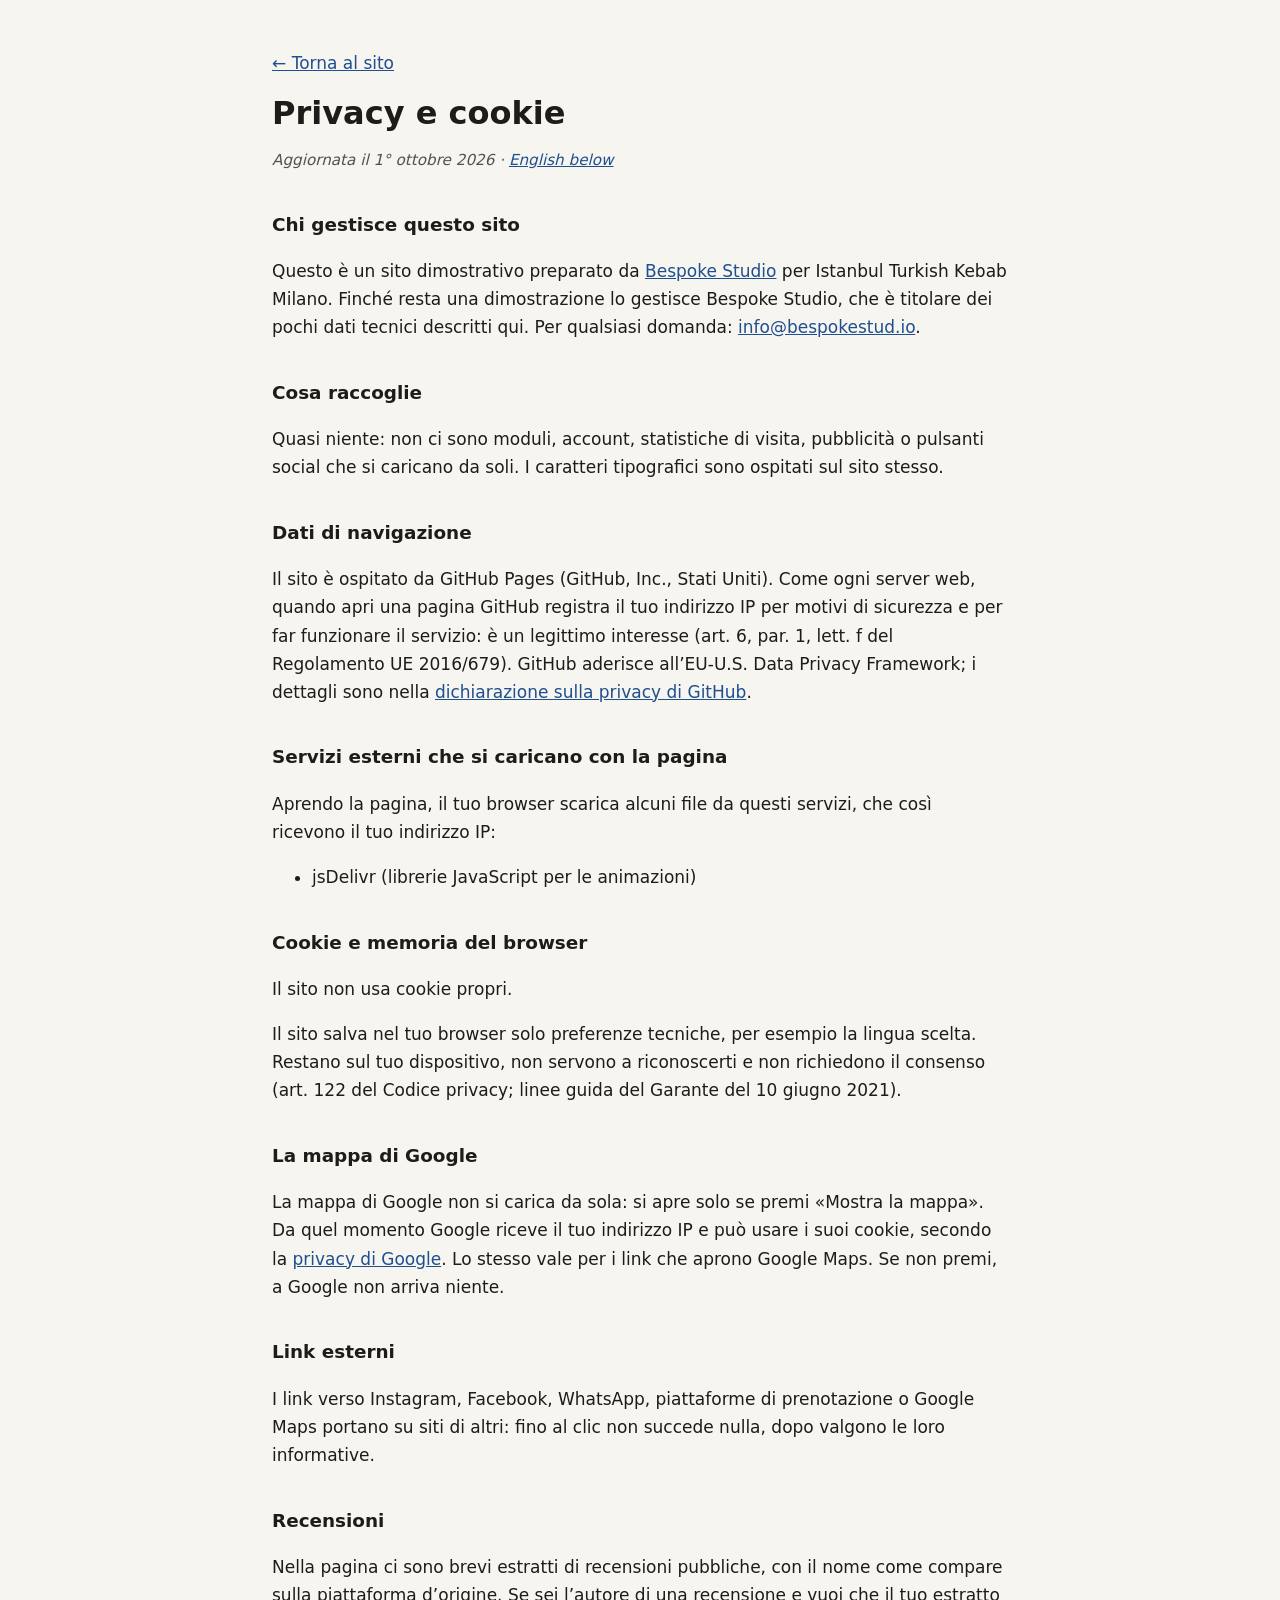
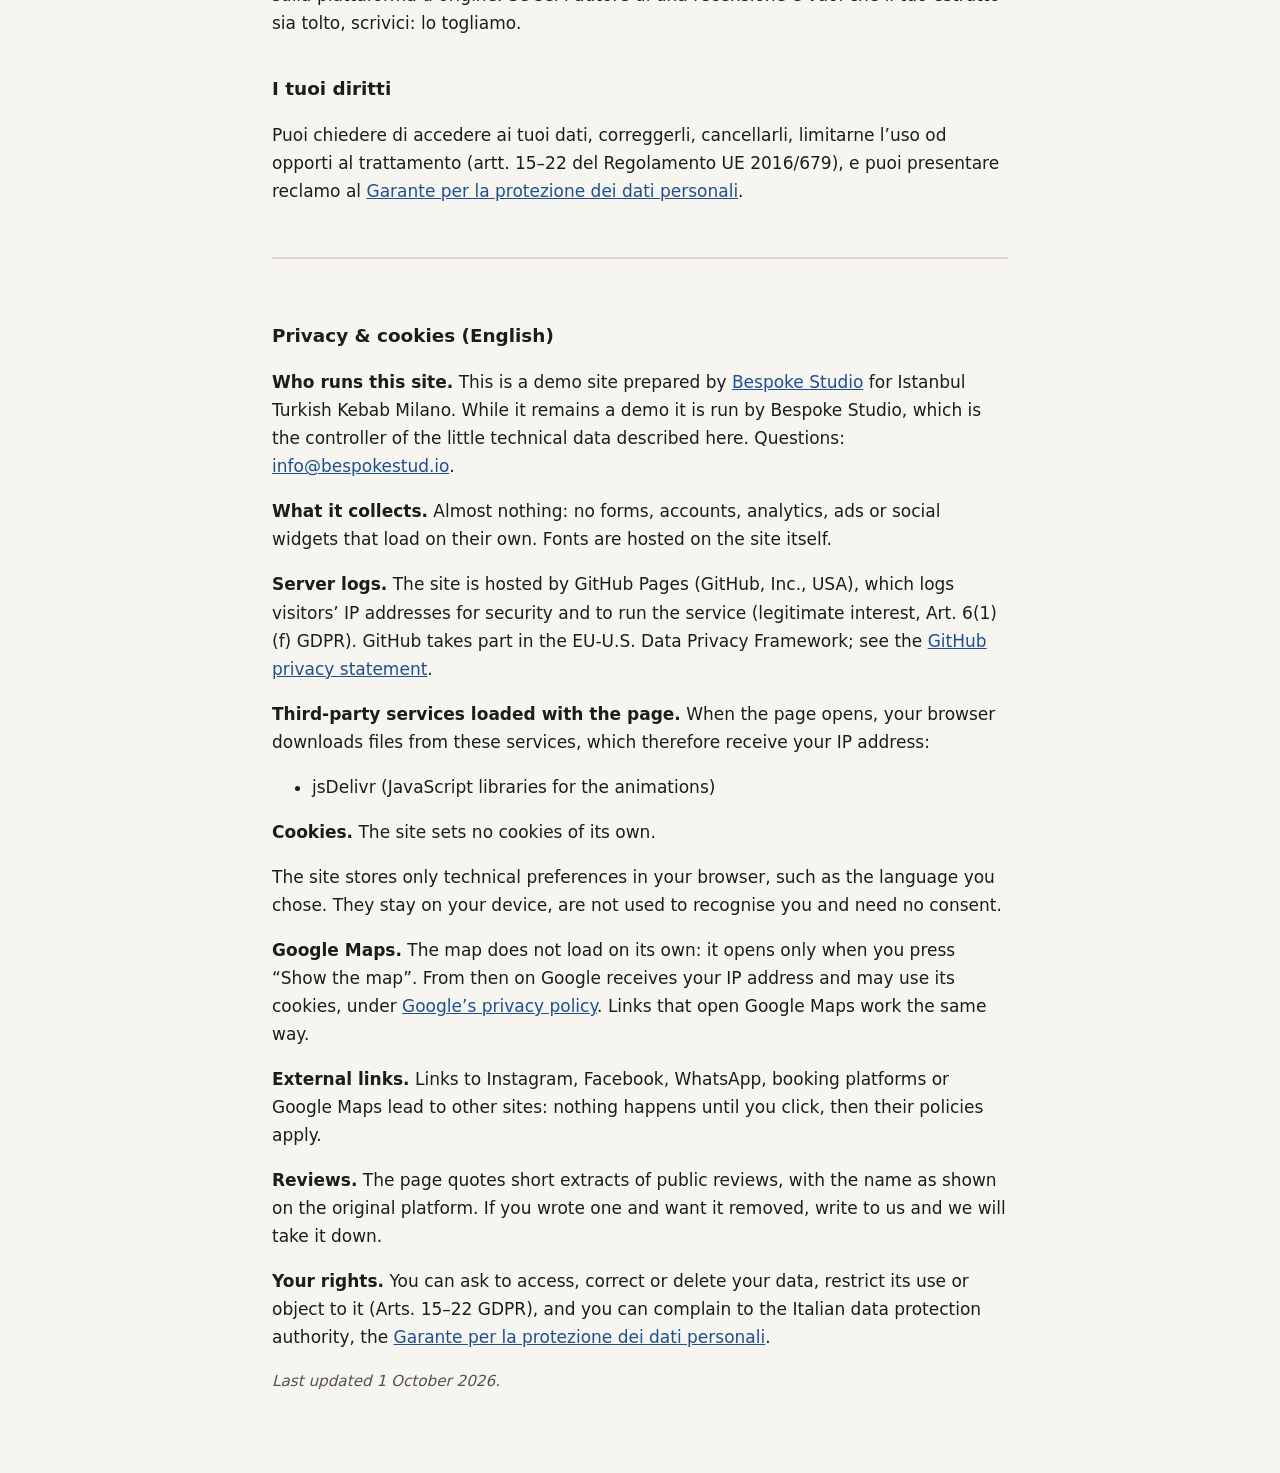
<file: privacy.html>
<!DOCTYPE html>
<html lang="it">
<head>
  <meta charset="UTF-8">
  <meta name="viewport" content="width=device-width, initial-scale=1.0">
  <meta name="robots" content="noindex">
  <title>Privacy e cookie · Istanbul Turkish Kebab Milano</title>
  <meta name="description" content="Informativa privacy e cookie del sito Istanbul Turkish Kebab Milano.">
  <style>
    body { margin: 0; background: #f7f5f0; color: #1d1c1a; font: 17px/1.65 system-ui, -apple-system, "Segoe UI", Roboto, sans-serif; }
    main { max-width: 46rem; margin: 0 auto; padding: 32px 20px 64px; }
    h1 { font-size: 2rem; line-height: 1.2; margin: 0.4em 0 0.2em; }
    h2 { font-size: 1.15rem; margin: 2em 0 0.4em; }
    a { color: #1f4f8f; }
    .data { color: #55524c; font-style: italic; font-size: 0.95rem; }
    .en { margin-top: 3em; padding-top: 1.5em; border-top: 2px solid #ddd8cc; }
    code { font-size: 0.9em; background: #ebe7dc; padding: 0 4px; border-radius: 3px; }
  </style>
</head>
<body>
<main>
  <p><a href="index.html">← Torna al sito</a></p>
  <h1>Privacy e cookie</h1>
  <p class="data">Aggiornata il 1° ottobre 2026 · <a href="#english" lang="en">English below</a></p>
  <h2>Chi gestisce questo sito</h2>
  <p>Questo è un sito dimostrativo preparato da <a href="https://bespokestud.io" rel="noopener">Bespoke Studio</a> per Istanbul Turkish Kebab Milano. Finché resta una dimostrazione lo gestisce Bespoke Studio, che è titolare dei pochi dati tecnici descritti qui. Per qualsiasi domanda: <a href="mailto:info@bespokestud.io">info@bespokestud.io</a>.</p>
  <h2>Cosa raccoglie</h2>
  <p>Quasi niente: non ci sono moduli, account, statistiche di visita, pubblicità o pulsanti social che si caricano da soli. I caratteri tipografici sono ospitati sul sito stesso.</p>
  <h2>Dati di navigazione</h2>
  <p>Il sito è ospitato da GitHub Pages (GitHub, Inc., Stati Uniti). Come ogni server web, quando apri una pagina GitHub registra il tuo indirizzo IP per motivi di sicurezza e per far funzionare il servizio: è un legittimo interesse (art. 6, par. 1, lett. f del Regolamento UE 2016/679). GitHub aderisce all’EU-U.S. Data Privacy Framework; i dettagli sono nella <a href="https://docs.github.com/site-policy/privacy-policies/github-general-privacy-statement" rel="noopener">dichiarazione sulla privacy di GitHub</a>.</p>
  <h2>Servizi esterni che si caricano con la pagina</h2>
  <p>Aprendo la pagina, il tuo browser scarica alcuni file da questi servizi, che così ricevono il tuo indirizzo IP:</p>
  <ul><li>jsDelivr (librerie JavaScript per le animazioni)</li></ul>
  <h2>Cookie e memoria del browser</h2>
  <p>Il sito non usa cookie propri.</p>
  <p>Il sito salva nel tuo browser solo preferenze tecniche, per esempio la lingua scelta. Restano sul tuo dispositivo, non servono a riconoscerti e non richiedono il consenso (art. 122 del Codice privacy; linee guida del Garante del 10 giugno 2021).</p>
  <h2>La mappa di Google</h2>
  <p>La mappa di Google non si carica da sola: si apre solo se premi «Mostra la mappa». Da quel momento Google riceve il tuo indirizzo IP e può usare i suoi cookie, secondo la <a href="https://policies.google.com/privacy?hl=it" rel="noopener">privacy di Google</a>. Lo stesso vale per i link che aprono Google Maps. Se non premi, a Google non arriva niente.</p>
  <h2>Link esterni</h2>
  <p>I link verso Instagram, Facebook, WhatsApp, piattaforme di prenotazione o Google Maps portano su siti di altri: fino al clic non succede nulla, dopo valgono le loro informative.</p>
  <h2>Recensioni</h2>
  <p>Nella pagina ci sono brevi estratti di recensioni pubbliche, con il nome come compare sulla piattaforma d’origine. Se sei l’autore di una recensione e vuoi che il tuo estratto sia tolto, scrivici: lo togliamo.</p>
  <h2>I tuoi diritti</h2>
  <p>Puoi chiedere di accedere ai tuoi dati, correggerli, cancellarli, limitarne l’uso od opporti al trattamento (artt. 15–22 del Regolamento UE 2016/679), e puoi presentare reclamo al <a href="https://www.garanteprivacy.it" rel="noopener">Garante per la protezione dei dati personali</a>.</p>
  <div class="en" id="english" lang="en">
    <h2>Privacy &amp; cookies (English)</h2>
    <p><strong>Who runs this site.</strong> This is a demo site prepared by <a href="https://bespokestud.io" rel="noopener">Bespoke Studio</a> for Istanbul Turkish Kebab Milano. While it remains a demo it is run by Bespoke Studio, which is the controller of the little technical data described here. Questions: <a href="mailto:info@bespokestud.io">info@bespokestud.io</a>.</p>
    <p><strong>What it collects.</strong> Almost nothing: no forms, accounts, analytics, ads or social widgets that load on their own. Fonts are hosted on the site itself.</p>
    <p><strong>Server logs.</strong> The site is hosted by GitHub Pages (GitHub, Inc., USA), which logs visitors’ IP addresses for security and to run the service (legitimate interest, Art. 6(1)(f) GDPR). GitHub takes part in the EU-U.S. Data Privacy Framework; see the <a href="https://docs.github.com/site-policy/privacy-policies/github-general-privacy-statement" rel="noopener">GitHub privacy statement</a>.</p>
    <p><strong>Third-party services loaded with the page.</strong> When the page opens, your browser downloads files from these services, which therefore receive your IP address:</p><ul><li>jsDelivr (JavaScript libraries for the animations)</li></ul>
    <p><strong>Cookies.</strong> The site sets no cookies of its own.</p>
    <p>The site stores only technical preferences in your browser, such as the language you chose. They stay on your device, are not used to recognise you and need no consent.</p>
    <p><strong>Google Maps.</strong> The map does not load on its own: it opens only when you press “Show the map”. From then on Google receives your IP address and may use its cookies, under <a href="https://policies.google.com/privacy?hl=en" rel="noopener">Google’s privacy policy</a>. Links that open Google Maps work the same way.</p>
    <p><strong>External links.</strong> Links to Instagram, Facebook, WhatsApp, booking platforms or Google Maps lead to other sites: nothing happens until you click, then their policies apply.</p>
    <p><strong>Reviews.</strong> The page quotes short extracts of public reviews, with the name as shown on the original platform. If you wrote one and want it removed, write to us and we will take it down.</p>
    <p><strong>Your rights.</strong> You can ask to access, correct or delete your data, restrict its use or object to it (Arts. 15–22 GDPR), and you can complain to the Italian data protection authority, the <a href="https://www.garanteprivacy.it" rel="noopener">Garante per la protezione dei dati personali</a>.</p>
    <p class="data">Last updated 1 October 2026.</p>
  </div>
</main>
</body>
</html>
</file>
